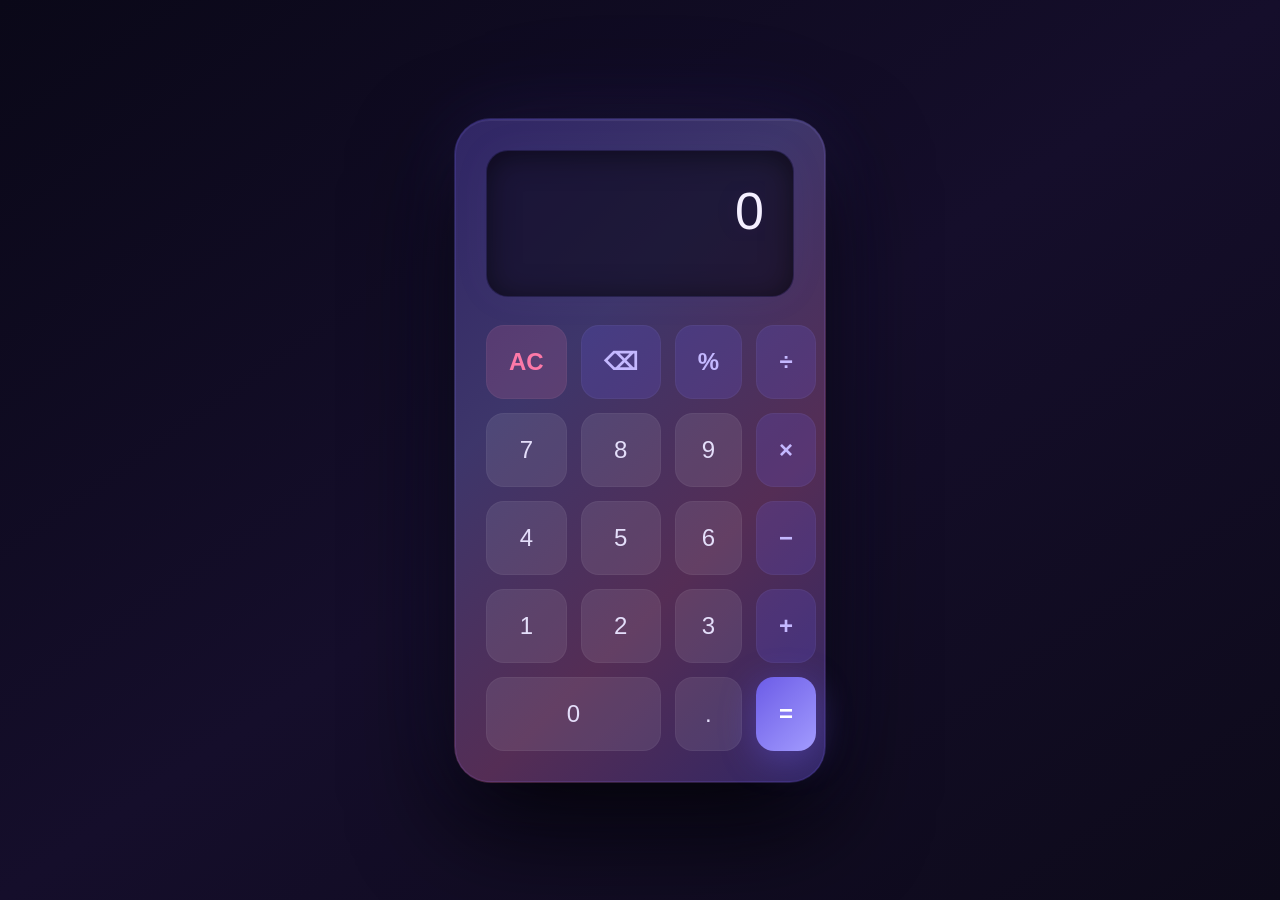
<file: Calculator/index.html>
<!DOCTYPE html>
<html lang="en">
<head>
    <meta charset="UTF-8" />
    <meta name="viewport" content="width=device-width, initial-scale=1.0" />
    <title>Professional Calculator</title>
    <link rel="stylesheet" href="style.css" />
</head>
<body>
    <div class="calculator">
        <div class="display">
            <input type="text" id="display" readonly placeholder="0" />
            <div id="history"></div>
        </div>
        <div class="buttons">
            <!-- Row 1 -->
            <button class="btn clear" data-value="clear">AC</button>
            <button class="btn operator" data-value="delete">⌫</button>
            <button class="btn operator" data-value="%">%</button>
            <button class="btn operator" data-value="/">÷</button>
            
            <!-- Row 2 -->
            <button class="btn number" data-value="7">7</button>
            <button class="btn number" data-value="8">8</button>
            <button class="btn number" data-value="9">9</button>
            <button class="btn operator" data-value="*">×</button>
            
            <!-- Row 3 -->
            <button class="btn number" data-value="4">4</button>
            <button class="btn number" data-value="5">5</button>
            <button class="btn number" data-value="6">6</button>
            <button class="btn operator" data-value="-">−</button>
            
            <!-- Row 4 -->
            <button class="btn number" data-value="1">1</button>
            <button class="btn number" data-value="2">2</button>
            <button class="btn number" data-value="3">3</button>
            <button class="btn operator" data-value="+">+</button>
            
            <!-- Row 5 -->
            <button class="btn number zero" data-value="0">0</button>
            <button class="btn number" data-value=".">.</button>
            <button class="btn equals" data-value="=">=</button>
        </div>
    </div>
    <script src="script.js"></script>
</body>
</html>
</file>
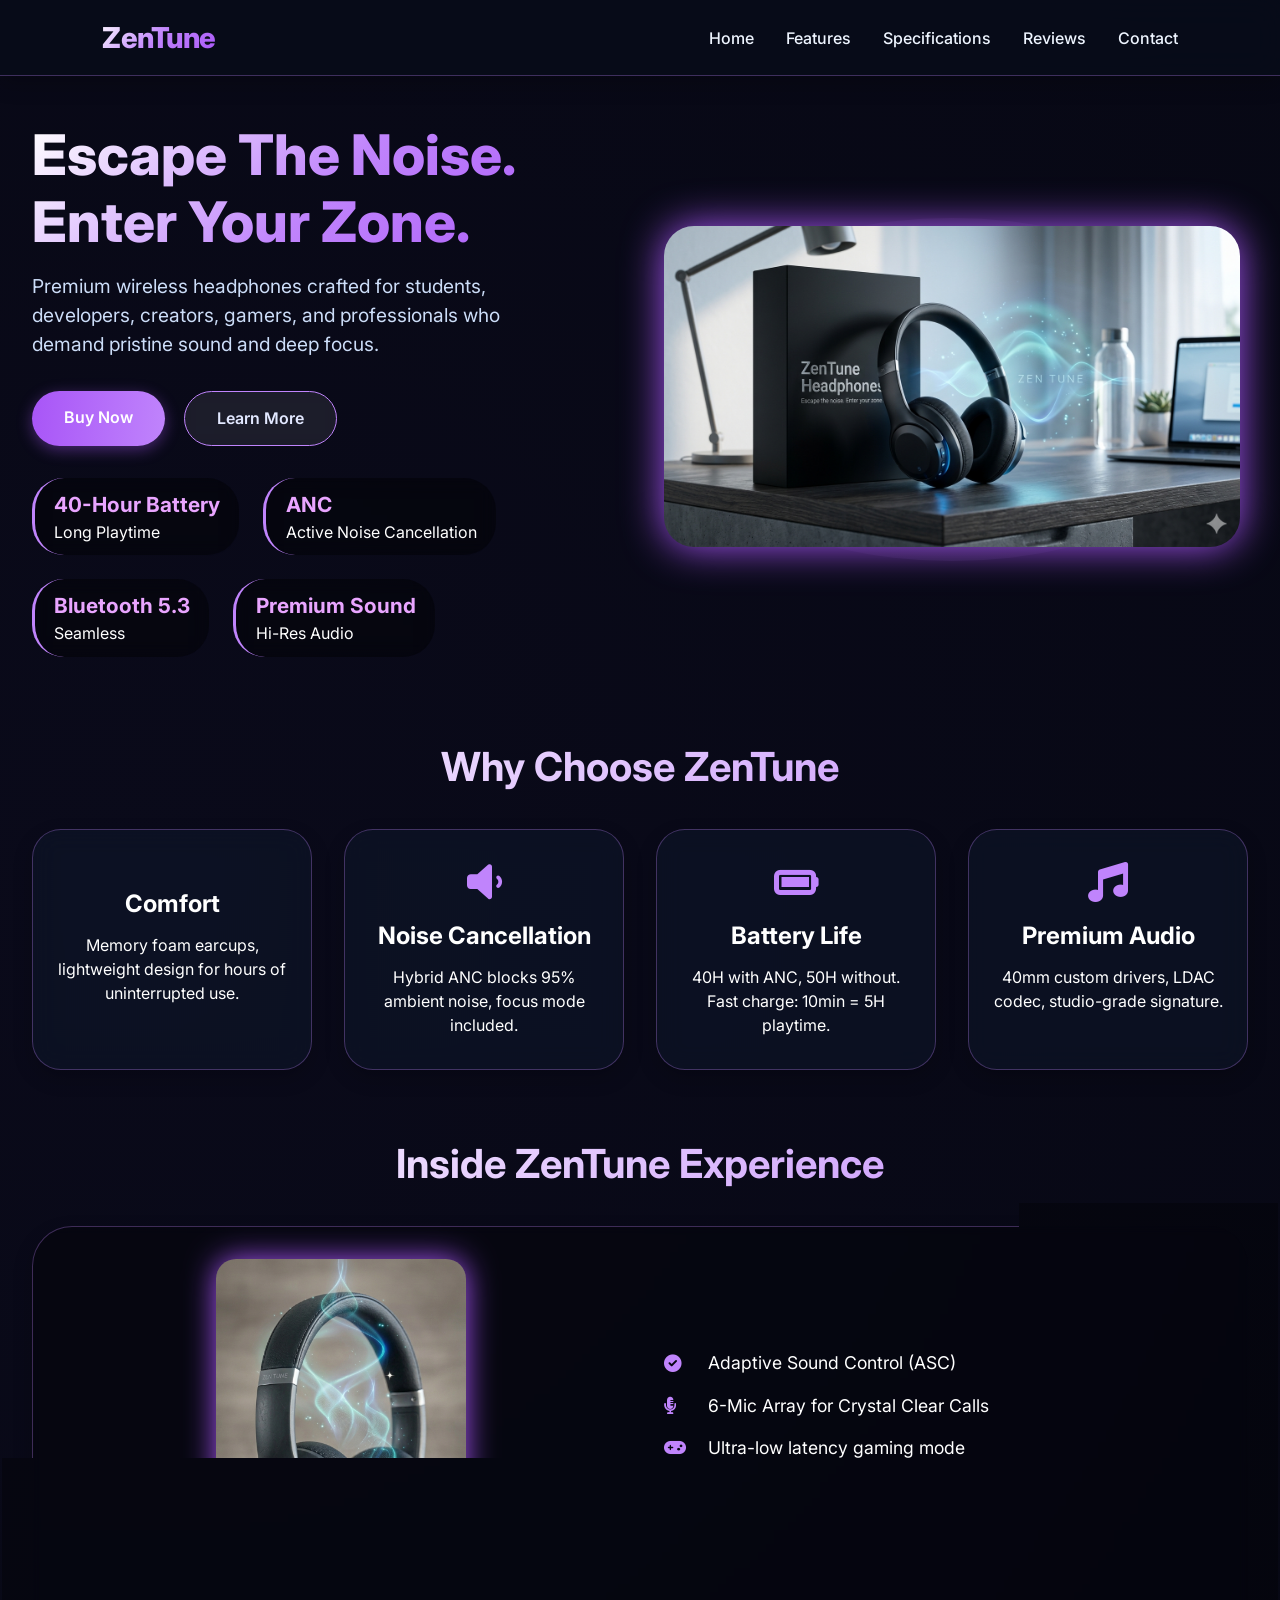
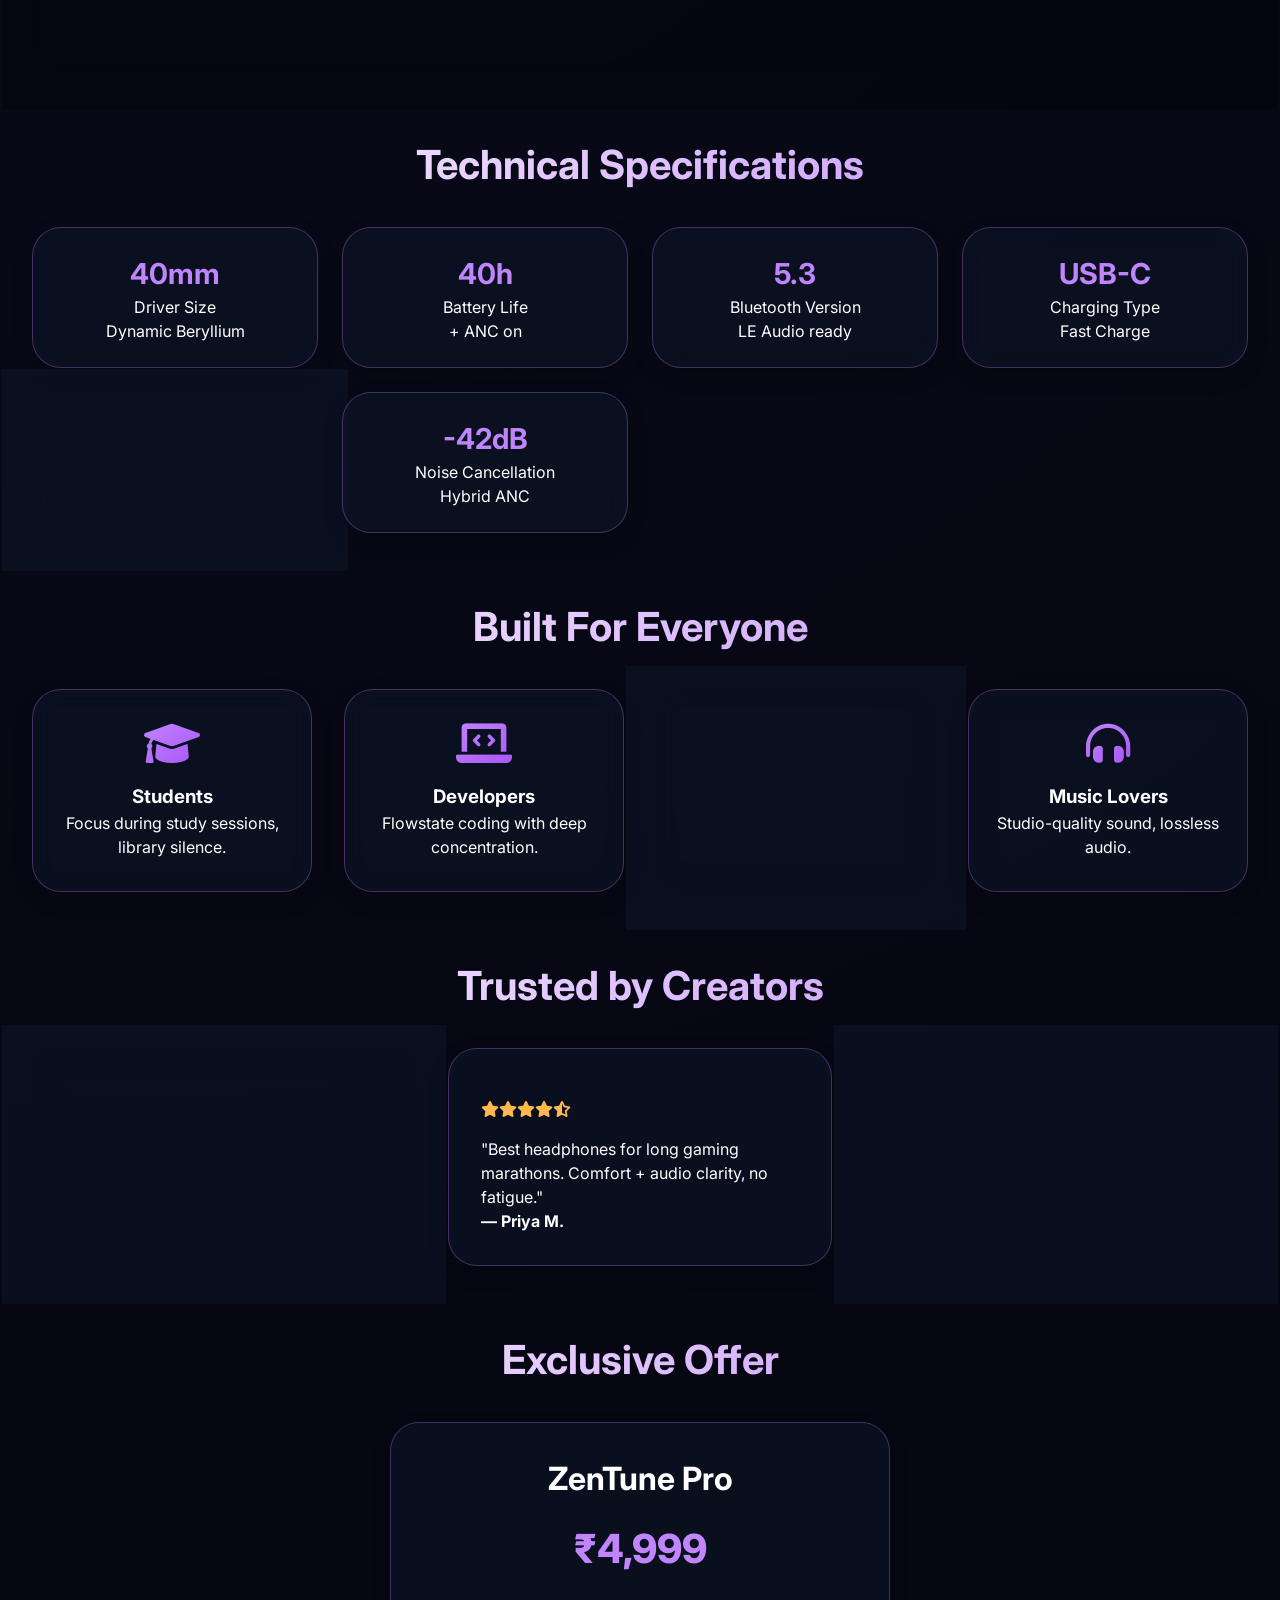
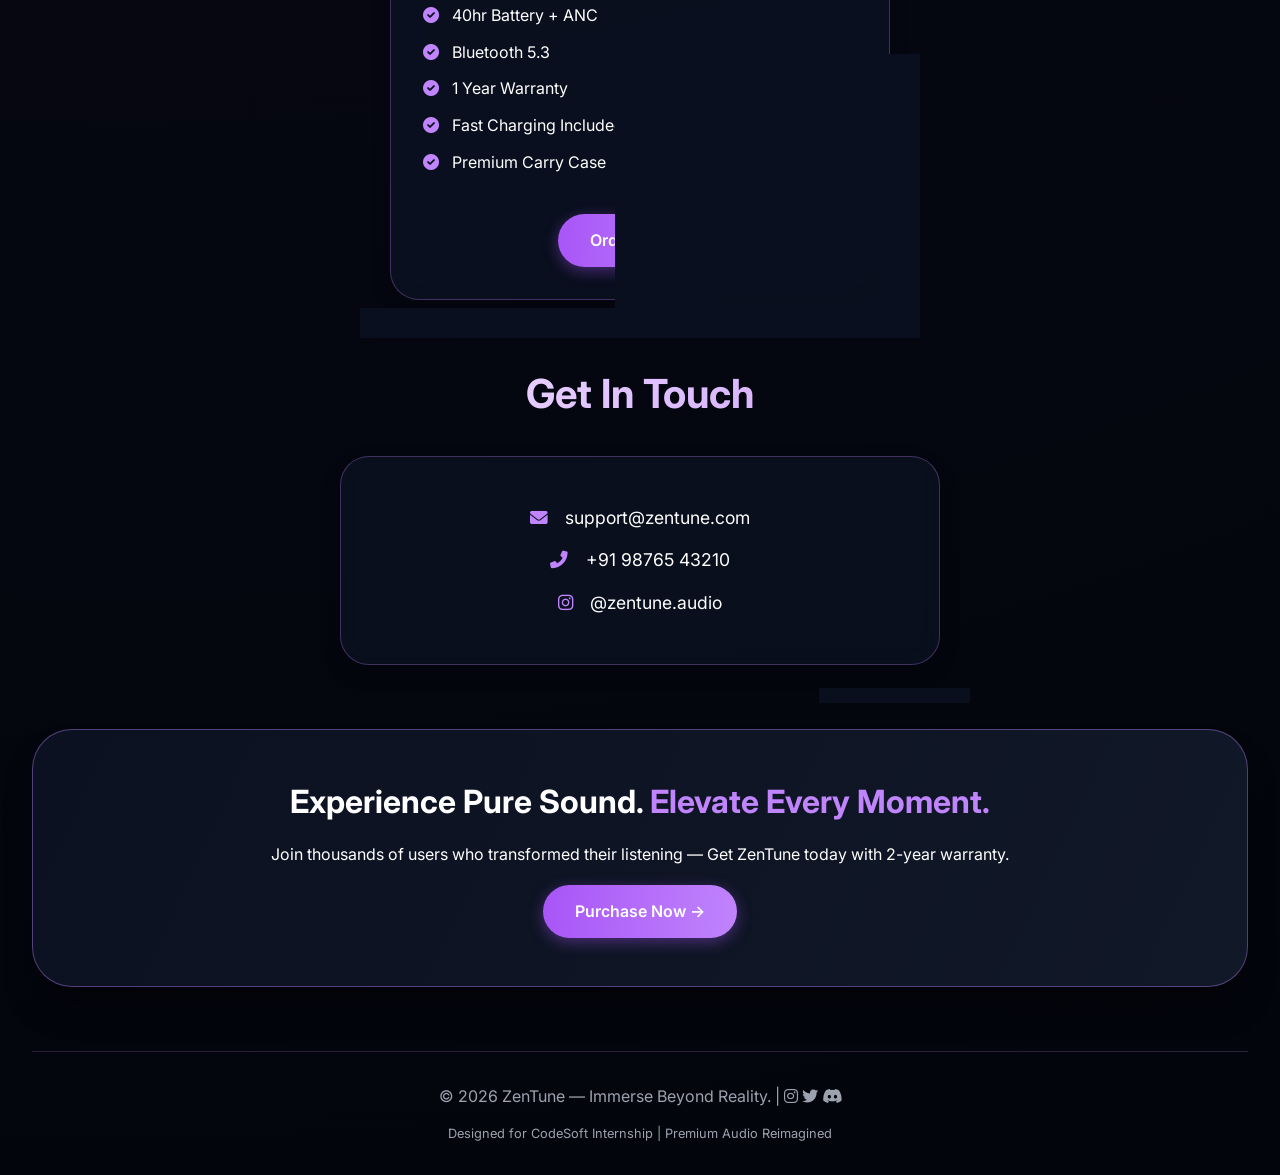
<file: Landing Page/index.html>
<!DOCTYPE html>
<html lang="en">
<head>
    <meta charset="UTF-8">
    <meta name="viewport" content="width=device-width, initial-scale=1.0, user-scalable=yes">
    <title>ZenTune | Premium Sound Escape</title>
    <!-- Google Fonts -->
    <link href="https://fonts.googleapis.com/css2?family=Inter:opsz,wght@14..32,300;14..32,400;14..32,500;14..32,600;14..32,700;14..32,800&display=swap" rel="stylesheet">
    <!-- Font Awesome Icons -->
    <link rel="stylesheet" href="https://cdnjs.cloudflare.com/ajax/libs/font-awesome/6.0.0-beta3/css/all.min.css">
    <!-- External CSS -->
    <link rel="stylesheet" href="style.css">
</head>
<body>

<div class="container">
    <!-- Navigation Bar -->
    <nav>
        <div class="logo">ZenTune</div>
        <div class="nav-links">
            <a href="#home">Home</a>
            <a href="#features">Features</a>
            <a href="#specs">Specifications</a>
            <a href="#reviews">Reviews</a>
            <a href="#contact">Contact</a>
        </div>
    </nav>

    <!-- Hero Section -->
    <div class="hero" id="home">
        <div class="hero-left">
            <h1>Escape The Noise.<br>Enter Your Zone.</h1>
            <p>Premium wireless headphones crafted for students, developers, creators, gamers, and professionals who demand pristine sound and deep focus.</p>
            <div class="btn-group">
                <a href="#buy-now" class="btn-primary">Buy Now</a>
                <a href="#features" class="btn-secondary">Learn More</a>
            </div>
            <div class="stats">
                <div class="stat-item"><strong>40-Hour Battery</strong><br>Long Playtime</div>
                <div class="stat-item"><strong>ANC</strong><br>Active Noise Cancellation</div>
                <div class="stat-item"><strong>Bluetooth 5.3</strong><br>Seamless</div>
                <div class="stat-item"><strong>Premium Sound</strong><br>Hi-Res Audio</div>
            </div>
        </div>
        <div class="hero-right">
            <div class="glow-bg">
                <div class="hero-image">
                    <img src="./assests/image.png" alt="ZenTune Headphones" style="width:100%; max-width:700px; border-radius:30px; filter:drop-shadow(0 0 20px #a855f7);">
                </div>
            </div>
        </div>
    </div>

    <!-- Features Section -->
    <div class="section-title" id="features">Why Choose ZenTune</div>
    <div class="cards-grid">
        <div class="feature-card glass-card">
            <i class="fas fa-head-side-vr"></i>
            <h3>Comfort</h3>
            <p>Memory foam earcups, lightweight design for hours of uninterrupted use.</p>
        </div>
        <div class="feature-card glass-card">
            <i class="fas fa-volume-down"></i>
            <h3>Noise Cancellation</h3>
            <p>Hybrid ANC blocks 95% ambient noise, focus mode included.</p>
        </div>
        <div class="feature-card glass-card">
            <i class="fas fa-battery-full"></i>
            <h3>Battery Life</h3>
            <p>40H with ANC, 50H without. Fast charge: 10min = 5H playtime.</p>
        </div>
        <div class="feature-card glass-card">
            <i class="fas fa-music"></i>
            <h3>Premium Audio</h3>
            <p>40mm custom drivers, LDAC codec, studio-grade signature.</p>
        </div>
    </div>

    <!-- Product showcase + detailed features list -->
    <div class="section-title">Inside ZenTune Experience</div>
    <div class="product-showcase glass-card">
        <div class="showcase-img">
           <div class="showcase-img">
    <img src="./assests/new_image.png" 
        alt="ZenTune Experience" 
        style="width:70%; max-width:250px; border-radius:20px; filter:drop-shadow(0 0 15px #a855f7);">
</div>
        </div>
        <div class="features-list">
            <ul>
                <li><i class="fas fa-check-circle"></i> Adaptive Sound Control (ASC)</li>
                <li><i class="fas fa-microphone-alt"></i> 6-Mic Array for Crystal Clear Calls</li>
                <li><i class="fas fa-gamepad"></i> Ultra-low latency gaming mode</li>
                <li><i class="fas fa-code"></i> Developer-friendly multipoint connection</li>
                <li><i class="fas fa-cloud-moon"></i> ZenMode: immersive spatial audio</li>
            </ul>
        </div>
    </div>

    <!-- Specifications section -->
    <div class="section-title" id="specs">Technical Specifications</div>
    <div class="spec-grid">
        <div class="spec-item glass-card"><div class="spec-value">40mm</div><div>Driver Size</div><div>Dynamic Beryllium</div></div>
        <div class="spec-item glass-card"><div class="spec-value">40h</div><div>Battery Life</div><div>+ ANC on</div></div>
        <div class="spec-item glass-card"><div class="spec-value">5.3</div><div>Bluetooth Version</div><div>LE Audio ready</div></div>
        <div class="spec-item glass-card"><div class="spec-value">USB-C</div><div>Charging Type</div><div>Fast Charge</div></div>
        <div class="spec-item glass-card"><div class="spec-value">250g</div><div>Weight</div><div>Feather-light</div></div>
        <div class="spec-item glass-card"><div class="spec-value">-42dB</div><div>Noise Cancellation</div><div>Hybrid ANC</div></div>
    </div>

    <!-- Built For Everyone -->
    <div class="section-title">Built For Everyone</div>
    <div class="role-grid">
        <div class="role-card glass-card"><i class="fas fa-graduation-cap"></i><h3>Students</h3><p>Focus during study sessions, library silence.</p></div>
        <div class="role-card glass-card"><i class="fas fa-laptop-code"></i><h3>Developers</h3><p>Flowstate coding with deep concentration.</p></div>
        <div class="role-card glass-card"><i class="fas fa-briefcase"></i><h3>Professionals</h3><p>Crystal calls & productivity anywhere.</p></div>
        <div class="role-card glass-card"><i class="fas fa-headphones-alt"></i><h3>Music Lovers</h3><p>Studio-quality sound, lossless audio.</p></div>
    </div>

    <!-- Testimonials (Reviews) -->
    <div class="section-title" id="reviews">Trusted by Creators</div>
    <div class="testimonial-grid">
        <div class="testimonial-card glass-card">
            <div class="stars"><i class="fas fa-star"></i><i class="fas fa-star"></i><i class="fas fa-star"></i><i class="fas fa-star"></i><i class="fas fa-star"></i></div>
            <p>"The noise cancellation is a game-changer for open offices. ZenTune blends luxury and performance."</p>
            <h4>— Aarav S.</h4>
        </div>
        <div class="testimonial-card glass-card">
            <div class="stars"><i class="fas fa-star"></i><i class="fas fa-star"></i><i class="fas fa-star"></i><i class="fas fa-star"></i><i class="fas fa-star-half-alt"></i></div>
            <p>"Best headphones for long gaming marathons. Comfort + audio clarity, no fatigue."</p>
            <h4>— Priya M.</h4>
        </div>
        <div class="testimonial-card glass-card">
            <div class="stars"><i class="fas fa-star"></i><i class="fas fa-star"></i><i class="fas fa-star"></i><i class="fas fa-star"></i><i class="fas fa-star"></i></div>
            <p>"Love the glassmorphism design of the product page — and headphones themselves are stunning."</p>
            <h4>— Chen Wei</h4>
        </div>
    </div>

    <!-- Buy Now Section -->
    <div class="section-title" id="buy-now">Exclusive Offer</div>
    <div class="buy-now-container">
        <div class="buy-card glass-card">
            <h2>ZenTune Pro</h2>
            <div class="price">₹4,999</div>
            <ul class="buy-features">
                <li><i class="fas fa-check-circle"></i> 40hr Battery + ANC</li>
                <li><i class="fas fa-check-circle"></i> Bluetooth 5.3</li>
                <li><i class="fas fa-check-circle"></i> 1 Year Warranty</li>
                <li><i class="fas fa-check-circle"></i> Fast Charging Included</li>
                <li><i class="fas fa-check-circle"></i> Premium Carry Case</li>
            </ul>
            <a href="#" class="btn-primary buy-btn">Order Now →</a>
        </div>
    </div>

    <!-- Contact Section -->
    <div class="section-title" id="contact">Get In Touch</div>
    <div class="contact-grid glass-card">
        <p><i class="fas fa-envelope"></i> support@zentune.com</p>
        <p><i class="fas fa-phone-alt"></i> +91 98765 43210</p>
        <p><i class="fab fa-instagram"></i> @zentune.audio</p>
    </div>

    <!-- Call To Action  -->
    <div class="cta-banner">
        <h2>Experience Pure Sound. <span style="color:#c084fc">Elevate Every Moment.</span></h2>
        <p>Join thousands of users who transformed their listening — Get ZenTune today with 2-year warranty.</p>
        <a href="#buy-now" class="btn-primary">Purchase Now →</a>
    </div>

    <!-- Footer -->
    <footer>
        <p>© 2026 ZenTune — Immerse Beyond Reality. | <i class="fab fa-instagram"></i> <i class="fab fa-twitter"></i> <i class="fab fa-discord"></i></p>
        <p style="font-size: 0.8rem; margin-top: 1rem;">
            Designed for CodeSoft Internship | Premium Audio Reimagined
        </p>
    </footer>
</div>

</body>
</html>
</file>
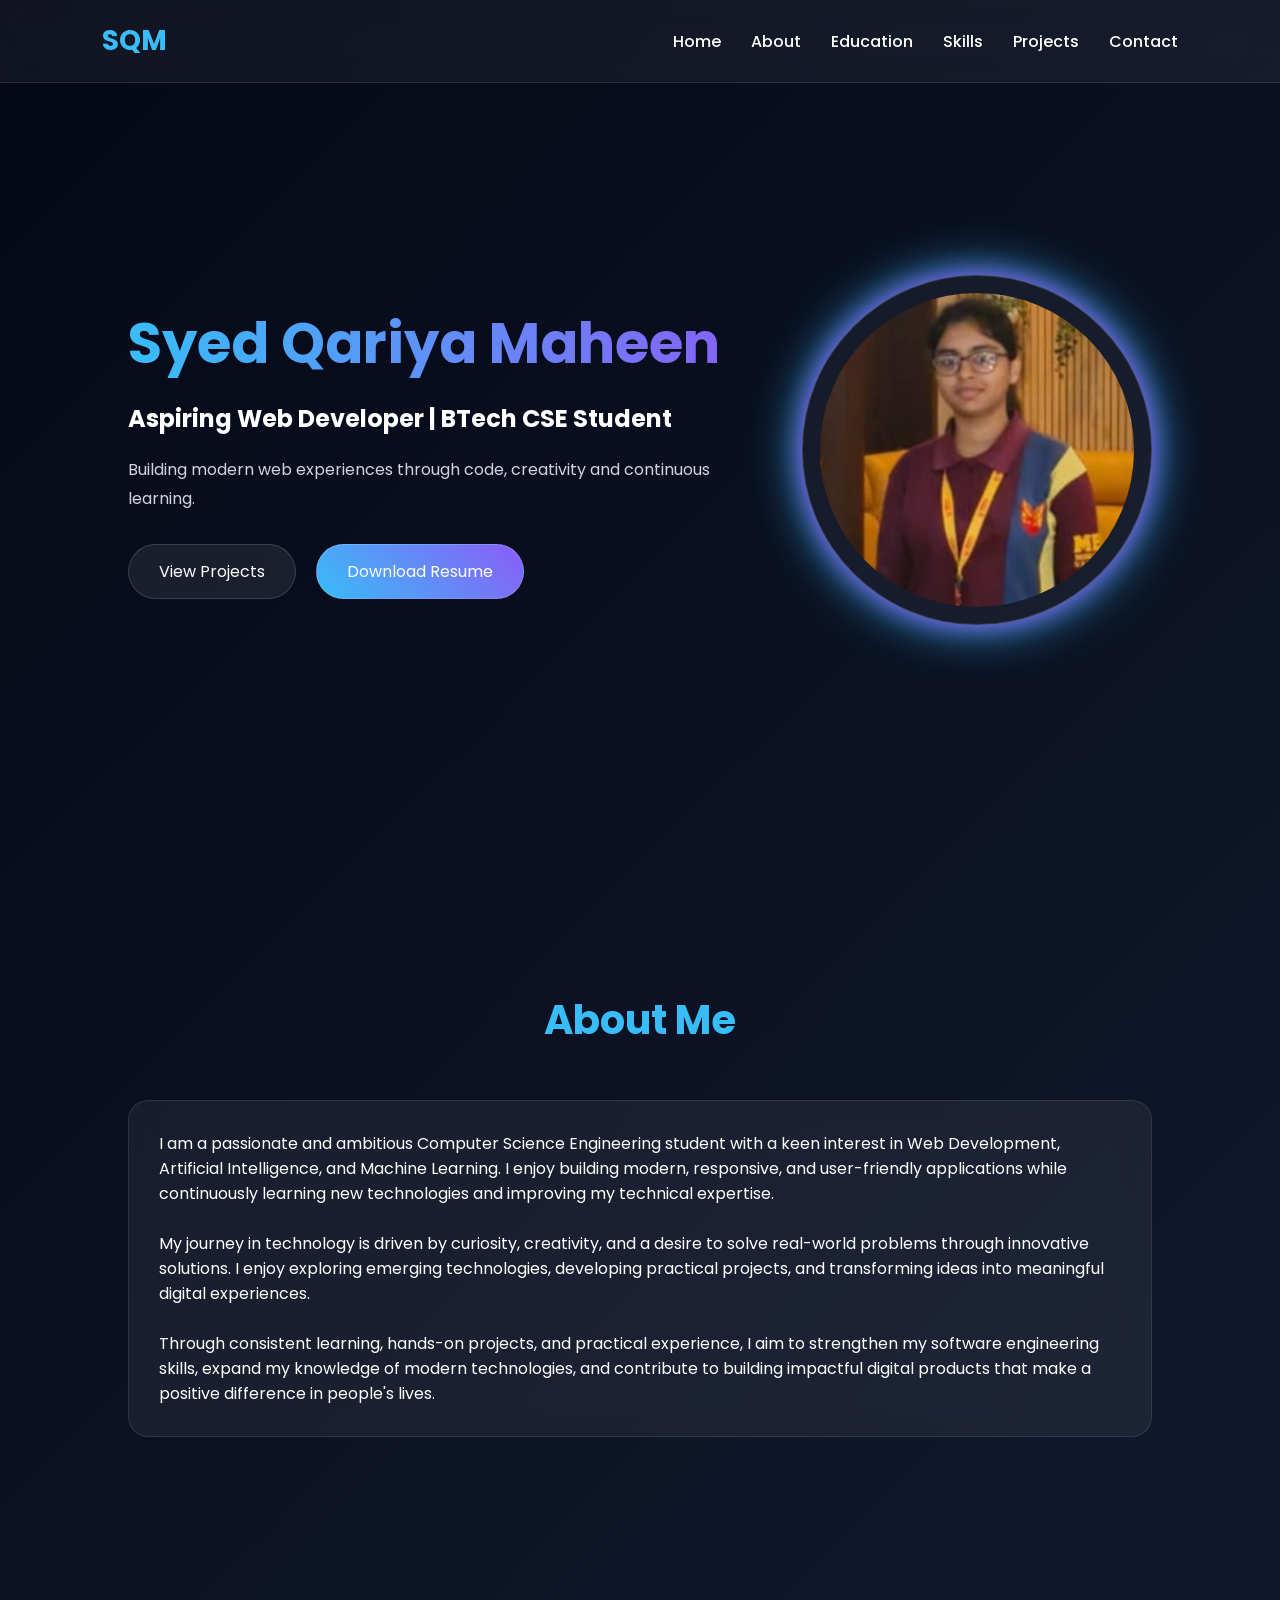
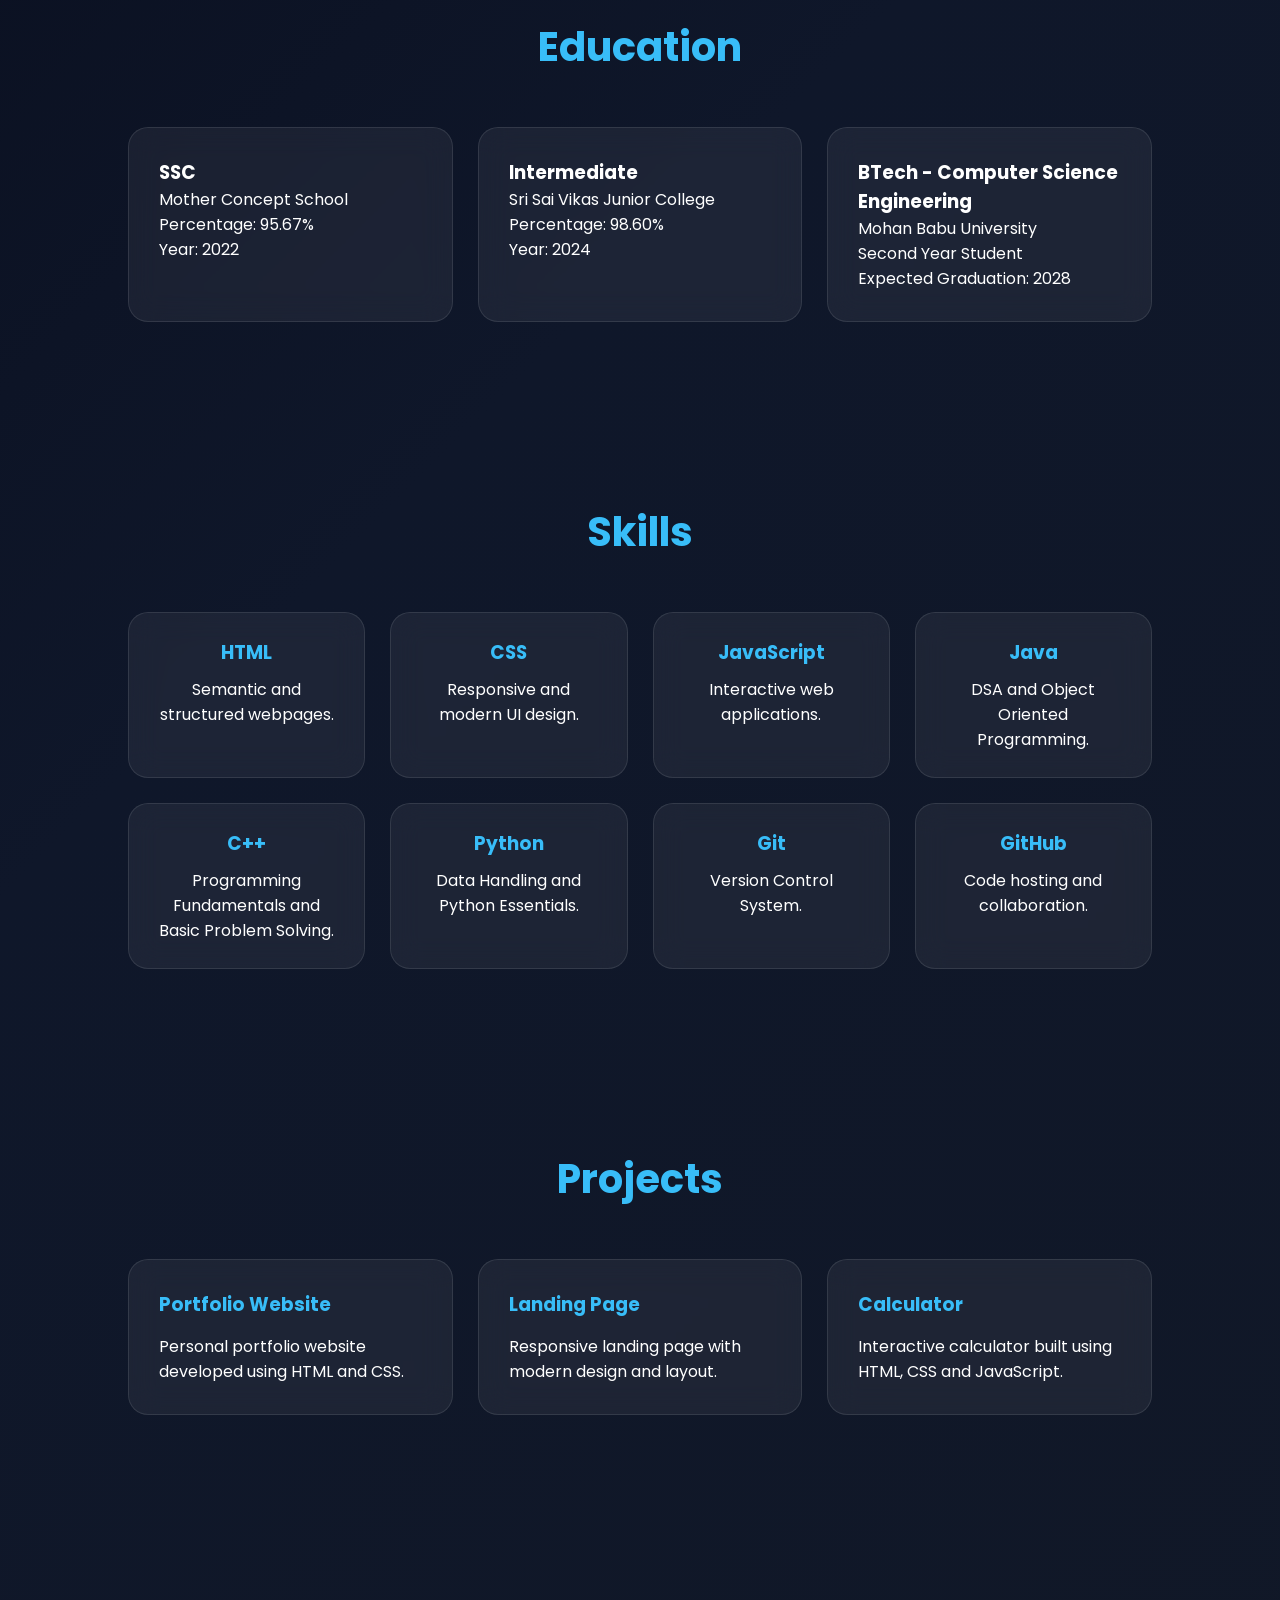
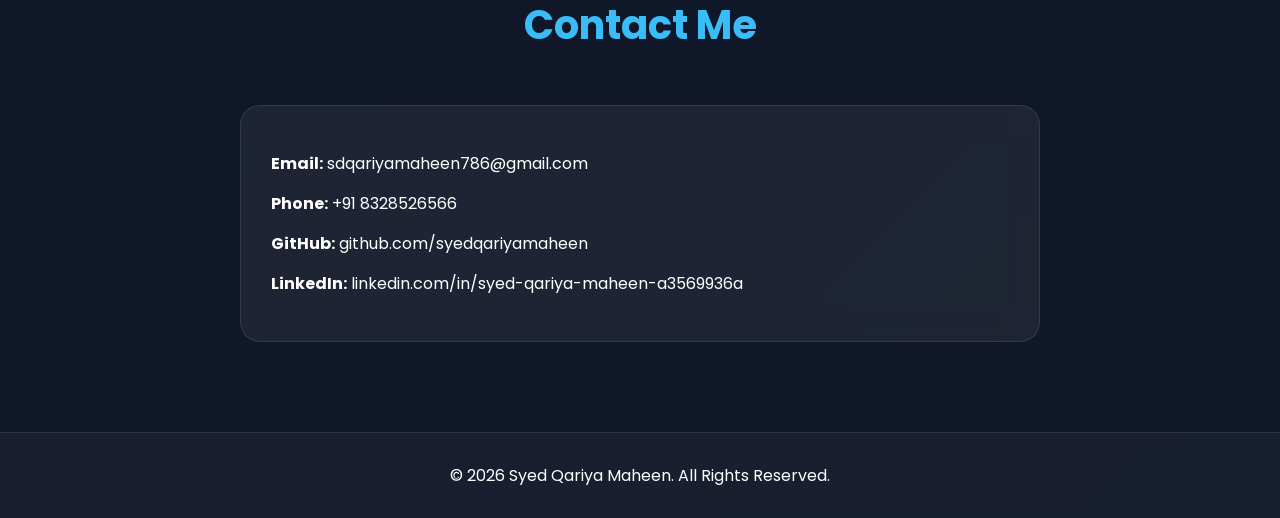
<file: Portfolio/index.html>
<!DOCTYPE html>
<html lang="en">
<head>
    <meta charset="UTF-8">
    <meta name="viewport" content="width=device-width, initial-scale=1.0">
    <title>Syed Qariya Maheen | Portfolio</title>

    <link rel="stylesheet" href="style.css">

    <link href="https://fonts.googleapis.com/css2?family=Poppins:wght@300;400;500;600;700&display=swap" rel="stylesheet">
</head>

<body>

    <!-- NAVBAR -->

    <header>
        <nav class="navbar">
            <div class="logo">SQM</div>

            <ul class="nav-links">
                <li><a href="#home">Home</a></li>
                <li><a href="#about">About</a></li>
                <li><a href="#education">Education</a></li>
                <li><a href="#skills">Skills</a></li>
                <li><a href="#projects">Projects</a></li>
                <li><a href="#contact">Contact</a></li>
            </ul>
        </nav>
    </header>

    <!-- HERO SECTION -->

    <section id="home" class="hero">

        <div class="hero-content">

            <h1>Syed Qariya Maheen</h1>

            <h2>Aspiring Web Developer | BTech CSE Student</h2>

            <p>
                Building modern web experiences through code,
                creativity and continuous learning.
            </p>

            <div class="hero-buttons">
                <a href="#projects" class="btn">View Projects</a>

                <a href="resume.pdf" download class="btn btn-secondary">
                    Download Resume
                </a>
            </div>

        </div>

        <div class="hero-image">

            <div class="profile-box">

                <img src="./assests/profile.jpeg" alt="Profile Image">

            </div>

        </div>

    </section>

    <!-- ABOUT -->

    <section id="about">

        <h2 class="section-title">About Me</h2>

        <div class="glass-card">

            <p>
                I am a passionate and ambitious Computer Science Engineering student
                with a keen interest in Web Development, Artificial Intelligence,
                and Machine Learning. I enjoy building modern, responsive, and
                user-friendly applications while continuously learning new
                technologies and improving my technical expertise.
            </p>
            <br>
            
            <p>
                My journey in technology is driven by curiosity, creativity,
                and a desire to solve real-world problems through innovative
                solutions. I enjoy exploring emerging technologies, developing
                practical projects, and transforming ideas into meaningful
                digital experiences.
            </p>
            <br>

            <p>
                Through consistent learning, hands-on projects, and practical
                experience, I aim to strengthen my software engineering skills,
                expand my knowledge of modern technologies, and contribute to
                building impactful digital products that make a positive
                difference in people's lives.
            </p>

        </div>

    </section>

    <!-- EDUCATION -->

    <section id="education">

        <h2 class="section-title">Education</h2>

        <div class="education-container">

            <div class="glass-card">

                <h3>SSC</h3>

                <p>Mother Concept School</p>

                <p>Percentage: 95.67%</p>

                <p>Year: 2022</p>

            </div>

            <div class="glass-card">

                <h3>Intermediate</h3>

                <p>Sri Sai Vikas Junior College</p>

                <p>Percentage: 98.60%</p>

                <p>Year: 2024</p>

            </div>

            <div class="glass-card">

                <h3>BTech - Computer Science Engineering</h3>

                <p>Mohan Babu University</p>

                <p>Second Year Student</p>

                <p>Expected Graduation: 2028</p>

            </div>

        </div>

    </section>

    <!-- SKILLS -->

    <section id="skills">

        <h2 class="section-title">Skills</h2>

        <div class="skills-grid">

            <div class="skill-card">
                <h3>HTML</h3>
                <p>Semantic and structured webpages.</p>
            </div>

            <div class="skill-card">
                <h3>CSS</h3>
                <p>Responsive and modern UI design.</p>
            </div>

            <div class="skill-card">
                <h3>JavaScript</h3>
                <p>Interactive web applications.</p>
            </div>

            <div class="skill-card">
                <h3>Java</h3>
                <p>DSA and Object Oriented Programming.</p>
            </div>

            <div class="skill-card">
                <h3>C++</h3>
                <p>Programming Fundamentals and Basic Problem Solving.</p>
            </div>

            <div class="skill-card">
                <h3>Python</h3>
                <p>Data Handling and Python Essentials.</p>
            </div>

            <div class="skill-card">
                <h3>Git</h3>
                <p>Version Control System.</p>
            </div>

            <div class="skill-card">
                <h3>GitHub</h3>
                <p>Code hosting and collaboration.</p>
            </div>

        </div>

    </section>

    <!-- PROJECTS -->

    <section id="projects">

        <h2 class="section-title">Projects</h2>

        <div class="project-grid">

            <div class="project-card">

                <h3>Portfolio Website</h3>

                <p>
                    Personal portfolio website developed using
                    HTML and CSS.
                </p>

            </div>

            <div class="project-card">

                <h3>Landing Page</h3>

                <p>
                    Responsive landing page with modern
                    design and layout.
                </p>

            </div>

            <div class="project-card">

                <h3>Calculator</h3>

                <p>
                    Interactive calculator built using
                    HTML, CSS and JavaScript.
                </p>

            </div>

        </div>

    </section>

    <!-- CONTACT -->

    <section id="contact">

        <h2 class="section-title">Contact Me</h2>

        <div class="glass-card contact-card">

            <p>
                <strong>Email:</strong>
                sdqariyamaheen786@gmail.com
            </p>

            <p>
                <strong>Phone:</strong>
                +91 8328526566
            </p>

            <p>
                <strong>GitHub:</strong>
                github.com/syedqariyamaheen
            </p>

            <p>
                <strong>LinkedIn:</strong>
                linkedin.com/in/syed-qariya-maheen-a3569936a
            </p>

        </div>

    </section>

    <!-- FOOTER -->

    <footer>

        <p>
            © 2026 Syed Qariya Maheen.
            All Rights Reserved.
        </p>

    </footer>

</body>
</html>
</file>
<file: Calculator/style.css>
* {
    margin: 0;
    padding: 0;
    box-sizing: border-box;
    font-family: 'Segoe UI', Tahoma, Geneva, Verdana, sans-serif;
}

body {
    min-height: 100vh;
    display: flex;
    justify-content: center;
    align-items: center;
    background: linear-gradient(145deg, #0a0818, #150e2b, #0d0a1a);
}

.calculator {
    background: rgba(30, 22, 60, 0.95);
    backdrop-filter: blur(20px);
    border-radius: 35px;
    padding: 30px;
    box-shadow: 
        0 40px 100px rgba(0, 0, 0, 0.9),
        0 0 80px rgba(108, 92, 231, 0.15),
        0 0 150px rgba(108, 92, 231, 0.05),
        inset 0 1px 0 rgba(255, 255, 255, 0.08);
    border: 1px solid rgba(108, 92, 231, 0.2);
    width: 370px;
    position: relative;
}

.calculator::before {
    content: '';
    position: absolute;
    top: -2px;
    left: -2px;
    right: -2px;
    bottom: -2px;
    background: linear-gradient(135deg, #6c5ce7, #a29bfe, #fd79a8, #6c5ce7);
    border-radius: 37px;
    z-index: -1;
    opacity: 0.25;
}

.display {
    background: rgba(10, 8, 25, 0.6);
    border-radius: 22px;
    padding: 25px 28px;
    margin-bottom: 28px;
    min-height: 110px;
    display: flex;
    flex-direction: column;
    justify-content: flex-end;
    align-items: flex-end;
    border: 1px solid rgba(108, 92, 231, 0.12);
    box-shadow: 
    inset 0 4px 30px rgba(0, 0, 0, 0.5),
    0 0 40px rgba(108, 92, 231, 0.05);
}

#history {
    color: rgba(162, 155, 254, 0.5);
    font-size: 16px;
    min-height: 25px;
    text-align: right;
    width: 100%;
    letter-spacing: 0.5px;
    font-weight: 300;
}

#display {
    background: transparent;
    border: none;
    color: #f5f0ff;
    font-size: 52px;
    font-weight: 300;
    text-align: right;
    width: 100%;
    outline: none;
    padding: 5px 0;
    letter-spacing: 1px;
    text-shadow: 0 0 30px rgba(108, 92, 231, 0.1);
}

#display::placeholder {
    color: rgba(162, 155, 254, 0.15);
}

.buttons {
    display: grid;
    grid-template-columns: repeat(4, 1fr);
    gap: 14px;
}

.btn {
    padding: 22px;
    font-size: 24px;
    border: none;
    border-radius: 18px;
    cursor: pointer;
    transition: all 0.2s ease;
    font-weight: 500;
    background: rgba(255, 255, 255, 0.06);
    color: #c8c4e8;
    border: 1px solid rgba(255, 255, 255, 0.04);
}

.btn:hover {
    transform: translateY(-3px);
    box-shadow: 0 8px 25px rgba(0, 0, 0, 0.4);
}

.btn:active {
    transform: translateY(0px) scale(0.95);
}

.number {
    background: rgba(255, 255, 255, 0.09);
    color: #e4defa;
}

.number:hover {
    background: rgba(255, 255, 255, 0.2);
    border-color: rgba(108, 92, 231, 0.35);
    box-shadow: 0 8px 30px rgba(108, 92, 231, 0.2);
    color: #ffffff;
}

.operator {
    background: rgba(108, 92, 231, 0.2);
    color: #c4b8ff;
    font-weight: 600;
}

.operator:hover {
    background: rgba(108, 92, 231, 0.4);
    box-shadow: 0 8px 30px rgba(108, 92, 231, 0.25);
    color: #ffffff;
    border-color: rgba(108, 92, 231, 0.35);
}

.equals {
    background: linear-gradient(135deg, #6c5ce7, #a29bfe);
    color: white;
    grid-column: span 1;
    box-shadow: 0 8px 35px rgba(108, 92, 231, 0.4);
    border: none;
    font-weight: 600;
}

.equals:hover {
    background: linear-gradient(135deg, #7d6ff0, #b3adff);
    box-shadow: 0 8px 45px rgba(108, 92, 231, 0.6);
    transform: translateY(-4px) scale(1.02);
}

.equals:active {
    transform: translateY(0px) scale(0.95);
}

.clear {
    background: rgba(253, 121, 168, 0.15);
    color: #fd79a8;
    font-weight: 600;
}

.clear:hover {
    background: rgba(253, 121, 168, 0.3);
    box-shadow: 0 8px 30px rgba(253, 121, 168, 0.2);
    color: #ff8ab5;
    border-color: rgba(253, 121, 168, 0.25);
    transform: translateY(-3px);
}

.zero {
    grid-column: span 2;
}

@media (max-width: 400px) {
    .calculator {
        width: 95%;
        padding: 20px;
    }
    
    .btn {
        padding: 18px;
        font-size: 20px;
    }
    
    #display {
        font-size: 40px;
    }
    
    .display {
        padding: 20px;
        min-height: 90px;
    }
}
</file>
<file: Landing Page/style.css>
* {
    margin: 0;
    padding: 0;
    box-sizing: border-box;
}

html {
    scroll-behavior: smooth;
}

body {
    font-family: 'Inter', sans-serif;
    background: radial-gradient(circle at 10% 20%, #0a0a1a, #03050c);
    color: #ffffff;
    line-height: 1.5;
    padding-top: 90px;
}

/* Glassmorphism Utility Classes */
.glass {
    background: rgba(10, 20, 40, 0.45);
    backdrop-filter: blur(12px);
    border-radius: 2rem;
    border: 1px solid rgba(192, 132, 252, 0.3);
    box-shadow: 0 15px 35px rgba(0, 0, 0, 0.3);
}

.glass-card {
    background: rgba(15, 25, 45, 0.5);
    backdrop-filter: blur(12px);
    border-radius: 1.8rem;
    border: 1px solid rgba(192, 132, 252, 0.3);
    transition: all 0.3s ease;
    box-shadow: 0 8px 20px rgba(0, 0, 0, 0.2);
}

.glass-card:hover {
    transform: translateY(-6px);
    border-color: #c084fc;
    box-shadow: 0 20px 35px -8px rgba(192, 132, 252, 0.4);
    background: rgba(20, 40, 65, 0.6);
}

/* Container */
.container {
    max-width: 1280px;
    margin: 0 auto;
    padding: 0 2rem;
}

/* Navigation Bar */
nav {
    display: flex;
    justify-content: space-between;
    align-items: center;
    flex-wrap: wrap;
    padding: 1rem 8%;
    background: rgba(8, 12, 25, 0.85);
    backdrop-filter: blur(16px);
    border-bottom: 1px solid rgba(192, 132, 252, 0.3);
    box-shadow: 0 8px 20px rgba(0, 0, 0, 0.2);
    position: fixed;
    top: 0;
    left: 0;
    right: 0;
    z-index: 1000;
    width: 100%;
}

.logo {
    font-size: 1.8rem;
    font-weight: 800;
    background: linear-gradient(135deg, #ffffff, #c084fc, #a855f7);
    -webkit-background-clip: text;
    background-clip: text;
    color: transparent;
    letter-spacing: -0.5px;
}

.nav-links {
    display: flex;
    gap: 2rem;
    flex-wrap: wrap;
}

.nav-links a {
    color: #eef5ff;
    text-decoration: none;
    font-weight: 500;
    transition: 0.2s;
    font-size: 1rem;
}

.nav-links a:hover {
    color: #c084fc;
    text-shadow: 0 0 6px #c084fc;
}

/* Hero Section */
.hero {
    display: flex;
    align-items: center;
    justify-content: space-between;
    flex-wrap: wrap;
    gap: 2rem;
    margin: 2rem 0 5rem;
}

.hero-left {
    flex: 1;
}

.hero-right {
    flex: 1;
    display: flex;
    justify-content: center;
}

.hero-left h1 {
    font-size: 3.5rem;
    font-weight: 800;
    line-height: 1.2;
    background: linear-gradient(135deg, #ffffff, #c084fc, #a855f7);
    -webkit-background-clip: text;
    background-clip: text;
    color: transparent;
    margin-bottom: 1rem;
}

.hero-left p {
    font-size: 1.2rem;
    color: #ccddf8;
    margin-bottom: 2rem;
    max-width: 90%;
}

/* Floating Animation */
@keyframes float {
    0% { transform: translateY(0px); }
    50% { transform: translateY(-18px); }
    100% { transform: translateY(0px); }
}

.hero-image img {
    animation: float 5s ease-in-out infinite;
}

.glow-bg {
    background: radial-gradient(circle at center, rgba(192, 132, 252, 0.25), transparent 70%);
    border-radius: 50%;
    padding: 0.5rem;
    display: flex;
    justify-content: center;
    align-items: center;
}

/* Buttons */
.btn-group {
    display: flex;
    gap: 1.2rem;
    flex-wrap: wrap;
    margin-bottom: 2rem;
}

.btn-primary, .btn-secondary {
    padding: 0.9rem 2rem;
    border-radius: 3rem;
    font-weight: 600;
    transition: 0.25s;
    text-decoration: none;
    display: inline-block;
    text-align: center;
}

.btn-primary {
    background: linear-gradient(95deg, #a855f7, #c084fc);
    color: white;
    box-shadow: 0 4px 15px rgba(168, 85, 247, 0.4);
    border: none;
}

.btn-primary:hover {
    transform: scale(1.03);
    background: linear-gradient(95deg, #c084fc, #e9a5ff);
    box-shadow: 0 8px 25px rgba(192, 132, 252, 0.6);
}

.btn-secondary {
    background: rgba(255, 255, 255, 0.08);
    backdrop-filter: blur(5px);
    border: 1px solid #c084fc;
    color: #e2e8ff;
}

.btn-secondary:hover {
    background: rgba(192, 132, 252, 0.2);
    border-color: #e9a5ff;
    color: white;
}

/* Stats Section */
.stats {
    display: flex;
    flex-wrap: wrap;
    gap: 1.5rem;
    margin-top: 1rem;
}

.stat-item {
    background: rgba(0, 0, 0, 0.4);
    backdrop-filter: blur(8px);
    padding: 0.7rem 1.2rem;
    border-radius: 2rem;
    border-left: 3px solid #c084fc;
}

.stat-item strong {
    font-size: 1.3rem;
    color: #e9a5ff;
}

/* Section Titles */
.section-title {
    font-size: 2.5rem;
    font-weight: 700;
    text-align: center;
    margin: 4rem 0 2rem;
    background: linear-gradient(135deg, #fff, #c084fc);
    -webkit-background-clip: text;
    background-clip: text;
    color: transparent;
}

/* Cards Grid */
.cards-grid {
    display: flex;
    flex-wrap: wrap;
    justify-content: center;
    gap: 2rem;
    margin: 2rem 0;
}

.feature-card {
    flex: 1;
    min-width: 210px;
    padding: 2rem 1.5rem;
    text-align: center;
}

.feature-card i {
    font-size: 2.5rem;
    color: #c084fc;
    margin-bottom: 1rem;
}

.feature-card h3 {
    font-size: 1.5rem;
    margin-bottom: 0.7rem;
}

/* Product Showcase */
.product-showcase {
    display: flex;
    flex-wrap: wrap;
    gap: 3rem;
    align-items: center;
    background: rgba(0, 0, 0, 0.3);
    border-radius: 2.5rem;
    padding: 2rem;
    margin: 2rem 0;
    backdrop-filter: blur(4px);
}

.showcase-img {
    flex: 1;
    text-align: center;
}

.features-list {
    flex: 1;
}

.features-list ul {
    list-style: none;
}

.features-list li {
    margin: 1rem 0;
    font-size: 1.1rem;
    display: flex;
    align-items: center;
    gap: 1rem;
}

.features-list i {
    color: #c084fc;
    width: 28px;
}

/* Specifications Grid */
.spec-grid {
    display: grid;
    grid-template-columns: repeat(auto-fit, minmax(240px, 1fr));
    gap: 1.5rem;
    margin: 2rem 0;
}

.spec-item {
    padding: 1.5rem;
    text-align: center;
}

.spec-value {
    font-size: 1.8rem;
    font-weight: 700;
    color: #c084fc;
}

/* Role Grid */
.role-grid {
    display: flex;
    flex-wrap: wrap;
    gap: 2rem;
    justify-content: center;
}

.role-card {
    flex: 1;
    min-width: 200px;
    text-align: center;
    padding: 2rem 1rem;
}

.role-card i {
    font-size: 2.8rem;
    background: linear-gradient(145deg, #c084fc, #a855f7);
    -webkit-background-clip: text;
    background-clip: text;
    color: transparent;
    margin-bottom: 1rem;
}

/* Testimonials */
.testimonial-grid {
    display: flex;
    flex-wrap: wrap;
    gap: 2rem;
    justify-content: center;
}

.testimonial-card {
    flex: 1;
    min-width: 260px;
    padding: 2rem;
}

.stars {
    color: #ffb84d;
    margin: 1rem 0;
}

/* Buy Now Section */
.buy-now-container {
    display: flex;
    justify-content: center;
    margin: 2rem 0;
}

.buy-card {
    max-width: 500px;
    width: 100%;
    padding: 2rem;
    text-align: center;
}

.buy-card h2 {
    font-size: 2rem;
    margin-bottom: 1rem;
}

.price {
    font-size: 2.5rem;
    font-weight: 800;
    color: #c084fc;
    margin: 1rem 0;
}

.buy-features {
    list-style: none;
    text-align: left;
    margin: 1.5rem 0;
}

.buy-features li {
    margin: 0.8rem 0;
    display: flex;
    align-items: center;
    gap: 0.8rem;
}

.buy-features i {
    color: #c084fc;
}

.buy-btn {
    display: inline-block;
    margin-top: 1rem;
}

/* Contact Section */
.contact-grid {
    max-width: 600px;
    margin: 2rem auto;
    padding: 2rem;
    text-align: center;
}

.contact-grid p {
    margin: 1rem 0;
    font-size: 1.1rem;
}

.contact-grid i {
    color: #c084fc;
    margin-right: 0.8rem;
}

/* CTA Banner */
.cta-banner {
    background: linear-gradient(115deg, #0b1120, #111827);
    border-radius: 2.5rem;
    padding: 3rem 2rem;
    text-align: center;
    margin: 4rem 0;
    border: 1px solid rgba(192, 132, 252, 0.4);
    box-shadow: 0 25px 35px -12px rgba(0, 0, 0, 0.5);
}

.cta-banner h2 {
    font-size: 2rem;
    margin-bottom: 1rem;
}

.cta-banner .btn-primary {
    margin-top: 1.2rem;
}

/* Footer */
footer {
    text-align: center;
    padding: 2rem;
    border-top: 1px solid rgba(192, 132, 252, 0.2);
    margin-top: 2rem;
    color: #9ca3af;
}

/* Scroll padding  */
section, [id] {
    scroll-margin-top: 100px;
}

/* Responsive Design */
@media (max-width: 900px) {
    .container {
        padding: 0 1.2rem;
    }
    
    body {
        padding-top: 120px;
    }
    
    nav {
        flex-direction: column;
        gap: 1rem;
        padding: 0.8rem 5%;
    }
    
    .hero-left h1 {
        font-size: 2.5rem;
    }
    
    .hero-left p {
        max-width: 100%;
    }
    
    .hero {
        flex-direction: column;
        text-align: center;
    }
    
    .btn-group {
        justify-content: center;
    }
    
    .stats {
        justify-content: center;
    }
    
    .section-title {
        font-size: 2rem;
    }
}

@media (max-width: 550px) {
    .hero-left h1 {
        font-size: 2rem;
    }
    
    .stat-item strong {
        font-size: 1rem;
    }
    
    .feature-card, .role-card, .testimonial-card {
        min-width: 100%;
    }
    
    .product-showcase {
        flex-direction: column;
        text-align: center;
    }
    
    .features-list li {
        justify-content: center;
    }
    
    .spec-grid {
        grid-template-columns: 1fr;
    }
}
</file>
<file: Portfolio/style.css>
/* GLOBAL STYLES */

*{
    margin:0;
    padding:0;
    box-sizing:border-box;
    font-family:'Poppins',sans-serif;
    scroll-behavior:smooth;
}

body{
    background:linear-gradient(
        135deg,
        #050816,
        #0f172a,
        #111827
    );

    color:white;
    overflow-x:hidden;
}

/* CUSTOM SCROLLBAR */

::-webkit-scrollbar{
    width:10px;
}

::-webkit-scrollbar-track{
    background:#0f172a;
}

::-webkit-scrollbar-thumb{
    background:#38bdf8;
    border-radius:20px;
}

/* NAVBAR */

.navbar{
    position:fixed;
    top:0;
    width:100%;
    z-index:1000;

    display:flex;
    justify-content:space-between;
    align-items:center;

    padding:20px 8%;

    background:rgba(255,255,255,0.05);
    backdrop-filter:blur(15px);

    border-bottom:1px solid rgba(255,255,255,0.1);
}

.logo{
    font-size:28px;
    font-weight:700;
    color:#38bdf8;
    cursor:pointer;
}

.nav-links{
    display:flex;
    gap:30px;
    list-style:none;
}

.nav-links a{
    text-decoration:none;
    color:white;
    font-weight:500;
    transition:0.4s;
}

.nav-links a:hover{
    color:#38bdf8;
    text-shadow:0 0 15px #38bdf8;
}

/* HERO SECTION */

.hero{
    min-height:100vh;

    display:flex;
    justify-content:space-between;
    align-items:center;

    padding:120px 10%;
}

.hero-content{
    max-width:650px;
}

.hero-content h1{
    font-size:3.5rem;
    margin-bottom:15px;

    background:linear-gradient(
        to right,
        #38bdf8,
        #8b5cf6
    );

    -webkit-background-clip:text;
    -webkit-text-fill-color:transparent;
    white-space: nowrap;
}

.hero-content h2{
    font-size:1.5rem;
    margin-bottom:20px;
}

.hero-content p{
    line-height:1.8;
    color:#d1d5db;
    margin-bottom:30px;
}

/* BUTTONS */

.hero-buttons{
    display:flex;
    gap:20px;
}

.btn{
    text-decoration:none;
    padding:14px 30px;

    border-radius:30px;

    color:white;

    background:rgba(255,255,255,0.08);

    backdrop-filter:blur(15px);

    border:1px solid rgba(255,255,255,0.15);

    transition:0.4s;
}

.btn:hover{
    transform:translateY(-5px);

    box-shadow:
    0 0 15px #38bdf8,
    0 0 30px #38bdf8;
}

.btn-secondary{
    background:
    linear-gradient(
        45deg,
        #38bdf8,
        #8b5cf6
    );
}

/* PROFILE IMAGE */

.profile-box{
    width:350px;
    height:350px;

    border-radius:50%;

    display:flex;
    justify-content:center;
    align-items:center;

    background:rgba(255,255,255,0.05);

    backdrop-filter:blur(20px);

    border:1px solid rgba(255,255,255,0.15);

    box-shadow:
    0 0 25px #8b5cf6,
    0 0 50px #38bdf8;

    animation:float 4s ease-in-out infinite;
}

.profile-box img{
    width:90%;
    height:90%;
    border-radius:50%;
    object-fit:cover;
}

@keyframes float{
    0%{
        transform:translateY(0);
    }

    50%{
        transform:translateY(-15px);
    }

    100%{
        transform:translateY(0);
    }
}

/* SECTION STYLING */

section{
    padding:90px 10%;
}

.section-title{
    text-align:center;
    margin-bottom:50px;

    font-size:2.5rem;

    color:#38bdf8;
}

/* GLASS CARD */

.glass-card{
    background:rgba(255,255,255,0.06);

    backdrop-filter:blur(15px);

    border:1px solid rgba(255,255,255,0.1);

    border-radius:20px;

    padding:30px;

    transition:0.4s;
}

.glass-card:hover{
    transform:translateY(-8px);

    box-shadow:
    0 0 20px rgba(56,189,248,0.4);
}

/* EDUCATION */

.education-container{
    display:grid;
    grid-template-columns:
    repeat(auto-fit,minmax(280px,1fr));

    gap:25px;
}

/* SKILLS */

.skills-grid{
    display:grid;

    grid-template-columns:
    repeat(auto-fit,minmax(220px,1fr));

    gap:25px;
}

.skill-card{
    background:rgba(255,255,255,0.06);

    backdrop-filter:blur(15px);

    padding:25px;

    border-radius:20px;

    text-align:center;

    transition:0.4s;

    border:1px solid rgba(255,255,255,0.1);
}

.skill-card:hover{
    transform:translateY(-8px);

    box-shadow:
    0 0 20px #38bdf8;
}

.skill-card h3{
    color:#38bdf8;
    margin-bottom:10px;
}

/* PROJECTS */

.project-grid{
    display:grid;

    grid-template-columns:
    repeat(auto-fit,minmax(300px,1fr));

    gap:25px;
}

.project-card{
    background:rgba(255,255,255,0.06);

    backdrop-filter:blur(15px);

    padding:30px;

    border-radius:20px;

    transition:0.4s;

    border:1px solid rgba(255,255,255,0.1);
}

.project-card:hover{
    transform:translateY(-10px);

    box-shadow:
    0 0 25px #8b5cf6;
}

.project-card h3{
    color:#38bdf8;
    margin-bottom:15px;
}

/* CONTACT */

.contact-card{
    max-width:800px;
    margin:auto;
}

.contact-card p{
    margin:15px 0;
}

/* FOOTER */

footer{
    text-align:center;
    padding:30px;

    border-top:
    1px solid rgba(255,255,255,0.1);

    background:rgba(255,255,255,0.03);
}

/* RESPONSIVE */

@media(max-width:900px){

    .hero{
        flex-direction:column-reverse;
        text-align:center;
        gap:50px;
    }

    .hero-content h1{
        font-size:3rem;
    }

    .hero-buttons{
        justify-content:center;
    }

    .navbar{
        flex-direction:column;
        gap:15px;
    }

    .nav-links{
        flex-wrap:wrap;
        justify-content:center;
    }
}

@media(max-width:600px){

    .hero-content h1{
        font-size:2.3rem;
    }

    .hero-content h2{
        font-size:1.1rem;
    }

    .profile-box{
        width:260px;
        height:260px;
    }

    .section-title{
        font-size:2rem;
    }
}
</file>
